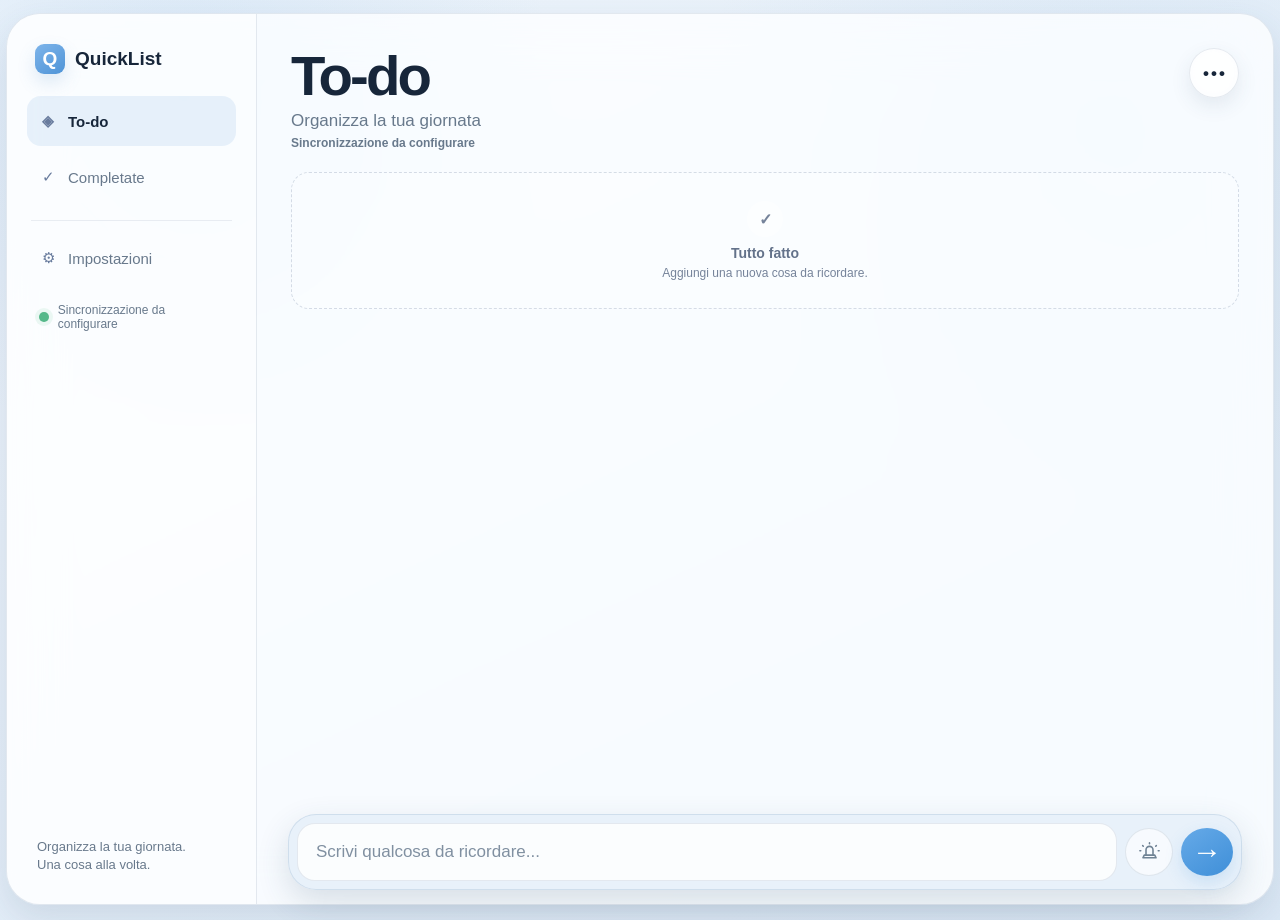
<file: index.html>
<!doctype html>
<html lang="it">
<head>
  <meta charset="utf-8">
  <meta name="viewport" content="width=device-width,initial-scale=1,viewport-fit=cover,user-scalable=no">
  <meta name="theme-color" content="#edf4fb" media="(prefers-color-scheme:light)">
  <meta name="theme-color" content="#191e24" media="(prefers-color-scheme:dark)">
  <meta name="color-scheme" content="light dark">
  <meta name="apple-mobile-web-app-capable" content="yes">
  <meta name="mobile-web-app-capable" content="yes">
  <meta name="apple-mobile-web-app-status-bar-style" content="black-translucent">
  <meta name="apple-mobile-web-app-title" content="Note">
  <title>Note</title>
  <link rel="apple-touch-icon" sizes="180x180" href="[data-uri]">
  <link rel="manifest" href="./manifest.webmanifest?v=65">
  <link rel="icon" sizes="192x192" href="./hub-todo-192-v8.png?v=65" type="image/png">
  <link rel="icon" sizes="512x512" href="./hub-todo-512-v8.png?v=65" type="image/png">
  <link rel="stylesheet" href="./styles.css?v=2.0.0">
  <link rel="stylesheet" href="./interaction-fix.css?v=1.0.4">
  <link rel="stylesheet" href="./large-screen.css?v=2">
  <link rel="stylesheet" href="./replica.css?v=3">
  <link rel="stylesheet" href="./theme-soft.css?v=1">
  <link rel="stylesheet" href="./compact-layout.css?v=3">
  <link rel="stylesheet" href="./priority-colors.css?v=1">
  <script src="./config.js?v=1.0.0"></script>
</head>
<body>
  <div class="aurora auroraA"></div><div class="aurora auroraB"></div><div class="aurora auroraC"></div>
  <div class="shell">
    <aside class="sidebar" aria-label="Navigazione">
      <div class="brand"><div class="brandIcon">Q</div><strong>QuickList</strong></div>
      <div class="sideNav active"><span>◈</span> To-do</div>
      <div class="sideNav"><span>✓</span> Completate</div>
      <div class="sideDivider"></div>
      <div class="sideNav"><span>⚙</span> Impostazioni</div>
      <div class="sideSync"><span class="syncDot"></span><span id="desktopSyncText">Sincronizzato</span></div>
      <div class="sideQuote">Organizza la tua giornata.<br>Una cosa alla volta.</div>
    </aside>

    <main class="app" aria-live="polite">
      <header class="header">
        <div><h1>To-do</h1><p class="subtitle">Organizza la tua giornata</p><div id="syncStatus" class="syncStatus">Sincronizzazione…</div></div>
        <button id="connectionBtn" class="connectionBtn" type="button" aria-label="Impostazioni sincronizzazione" title="Sincronizzazione"><span class="avatar">•••</span></button>
      </header>

      <section class="todoSection" aria-label="Da fare">
        <div id="activeList" class="list"></div>
        <div id="emptyActive" class="emptyState" hidden><div class="emptyIcon">✓</div><strong>Tutto fatto</strong><span>Aggiungi una nuova cosa da ricordare.</span></div>
      </section>

      <section id="completedSection" class="completedSection" aria-label="Completate">
        <div class="completedHead"><h2>Completate</h2><button id="deleteCompletedBtn" class="deleteCompletedBtn" type="button"><svg viewBox="0 0 24 24" aria-hidden="true"><path d="M4 7h16M9 7V4h6v3m-8 0 1 13h8l1-13M10 11v5m4-5v5"/></svg><span>Svuota</span></button></div>
        <div id="completedList" class="list completedList"></div>
      </section>

      <form id="addForm" class="addRow" autocomplete="off">
        <input id="noteInput" maxlength="500" type="text" inputmode="text" enterkeyhint="done" placeholder="Scrivi qualcosa da ricordare..." aria-label="Nuova nota">
        <button id="urgentBtn" class="urgentBtn" type="button" aria-pressed="false" aria-label="Segna la nuova nota come prioritaria" title="Priorità">
          <svg class="composerSiren" viewBox="0 0 24 24" aria-hidden="true"><path d="M8 15V9a4 4 0 0 1 8 0v6"/><path d="M6 15h12l1.5 3H4.5L6 15Z"/><path d="M12 2V1M4.9 4.9 4.2 4.2M19.1 4.9l.7-.7M2 10H1M23 10h-1"/></svg>
        </button>
        <button id="addBtn" class="addBtn" type="submit" aria-label="Salva nota">→</button>
      </form>
    </main>
  </div>

  <div id="setupOverlay" class="overlay" hidden><section class="modal setupModal" role="dialog" aria-modal="true" aria-labelledby="setupTitle"><div class="modalIcon">✓</div><h2 id="setupTitle">Attiva la sincronizzazione</h2><p>Inserisci il codice privato una sola volta su questo dispositivo.</p><input id="tokenInput" class="tokenInput" type="password" autocomplete="off" placeholder="Codice privato"><div id="setupMessage" class="setupMessage"></div><button id="saveTokenBtn" class="primaryBtn" type="button">Salva e sincronizza</button></section></div>
  <div id="confirmOverlay" class="overlay" hidden><section class="modal confirmModal" role="dialog" aria-modal="true" aria-labelledby="confirmTitle"><div class="trashCircle"><svg viewBox="0 0 24 24" aria-hidden="true"><path d="M4 7h16M9 7V4h6v3m-8 0 1 13h8l1-13M10 11v5m4-5v5"/></svg></div><h2 id="confirmTitle">Eliminare le completate?</h2><p>Le attività completate verranno eliminate definitivamente.</p><div class="confirmActions"><button id="cancelDeleteBtn" class="secondaryBtn" type="button">Annulla</button><button id="confirmDeleteBtn" class="dangerBtn" type="button">Elimina tutto</button></div></section></div>
  <div id="toast" class="toast" role="status"></div>

  <script src="./app.js?v=1.0.4"></script>
  <script src="./interaction-fix.js?v=1.0.2"></script>
  <script src="./row-cleanup.js?v=1"></script>
  <script>(()=>{const desktopSync=document.getElementById('desktopSyncText'),sync=document.getElementById('syncStatus');const updateSync=()=>{if(desktopSync&&sync)desktopSync.textContent=sync.textContent};new MutationObserver(updateSync).observe(sync,{childList:true,characterData:true,subtree:true});updateSync()})();</script>
</body>
</html>
</file>
<file: styles.css>
:root{
  --ink:#172033;
  --muted:#66748b;
  --blue:#4d79f6;
  --blue2:#6f91ff;
  --red:#ff5a5f;
  --green:#21b67a;
  --glass:rgba(255,255,255,.54);
  --glass-strong:rgba(255,255,255,.72);
  --line:rgba(255,255,255,.58);
  --soft-line:rgba(93,112,145,.14);
  --shadow:0 22px 60px rgba(44,66,108,.18);
  --shadow-soft:0 10px 30px rgba(51,72,110,.10);
}

*{box-sizing:border-box}
html{min-height:100%;background:#dce7f7}
body{
  margin:0;
  min-height:100vh;
  min-height:100dvh;
  color:var(--ink);
  font-family:-apple-system,BlinkMacSystemFont,"SF Pro Display","SF Pro Text","Segoe UI",sans-serif;
  -webkit-font-smoothing:antialiased;
  overflow-x:hidden;
  background:
    radial-gradient(circle at 15% 15%,rgba(255,218,213,.62),transparent 28%),
    radial-gradient(circle at 82% 18%,rgba(160,188,255,.72),transparent 34%),
    radial-gradient(circle at 70% 76%,rgba(184,213,255,.65),transparent 31%),
    linear-gradient(135deg,#dfe9f8 0%,#f3edf1 45%,#cfddf3 100%);
  padding:max(18px,env(safe-area-inset-top)) max(12px,env(safe-area-inset-right)) max(28px,env(safe-area-inset-bottom)) max(12px,env(safe-area-inset-left));
}
body::before{
  content:"";
  position:fixed;inset:0;z-index:-3;
  background:
    linear-gradient(135deg,transparent 20%,rgba(255,255,255,.28) 50%,transparent 70%);
  pointer-events:none;
}
button,input{font:inherit}
button{-webkit-tap-highlight-color:transparent}

.ambient{position:fixed;border-radius:50%;filter:blur(70px);opacity:.45;z-index:-2;pointer-events:none}
.ambientOne{width:260px;height:260px;background:#ffc4ce;left:-80px;bottom:8%}
.ambientTwo{width:340px;height:340px;background:#80a9ff;right:-90px;top:8%}

.shell{
  width:min(100%,1050px);
  margin:0 auto;
  display:grid;
  grid-template-columns:220px minmax(0,1fr);
  border:1px solid rgba(255,255,255,.60);
  border-radius:34px;
  overflow:hidden;
  background:rgba(255,255,255,.24);
  box-shadow:var(--shadow);
  backdrop-filter:blur(32px) saturate(150%);
  -webkit-backdrop-filter:blur(32px) saturate(150%);
}

.sidebar{
  min-height:690px;
  padding:28px 18px 24px;
  border-right:1px solid rgba(255,255,255,.50);
  background:linear-gradient(180deg,rgba(255,255,255,.28),rgba(255,255,255,.16));
  display:flex;
  flex-direction:column;
}
.brand{display:flex;align-items:center;gap:10px;padding:0 8px 22px;font-size:17px}
.brandIcon{
  width:30px;height:30px;border-radius:9px;
  display:grid;place-items:center;
  background:linear-gradient(145deg,#6f86ff,#6457e9);color:white;font-weight:800;
  box-shadow:0 8px 18px rgba(88,92,210,.24);
}
.sideNav{
  height:46px;border-radius:14px;display:flex;align-items:center;gap:11px;padding:0 12px;
  color:#4d5870;font-size:14px;margin-bottom:6px;
}
.sideNav span{width:18px;text-align:center;color:#687b9d}
.sideNav.active{background:rgba(255,255,255,.52);box-shadow:inset 0 1px 0 rgba(255,255,255,.58);color:#28344b;font-weight:650}
.sideDivider{height:1px;background:rgba(99,117,148,.12);margin:12px 4px}
.sideSync{display:flex;align-items:center;gap:9px;padding:14px 12px;color:#5d6b82;font-size:12px}
.syncDot{width:10px;height:10px;border-radius:50%;background:var(--green);box-shadow:0 0 0 4px rgba(33,182,122,.08)}
.sideQuote{margin-top:auto;padding:0 10px 6px;color:#6c788d;font-size:13px;line-height:1.4}

.app{
  min-width:0;
  padding:34px 32px 110px;
  position:relative;
}
.header{display:flex;align-items:flex-start;justify-content:space-between;gap:16px;margin-bottom:22px}
.header h1{margin:0;font-size:clamp(34px,4vw,46px);line-height:1;letter-spacing:-.045em;font-weight:780}
.subtitle{margin:7px 0 0;color:#68758d;font-size:14px}
.syncStatus{margin-top:5px;color:#718199;font-size:11px;font-weight:600}
.connectionBtn{
  width:42px;height:42px;border:0;border-radius:50%;padding:0;cursor:pointer;
  background:transparent;box-shadow:none;
}
.avatar{
  width:42px;height:42px;border-radius:50%;display:grid;place-items:center;
  background:linear-gradient(145deg,#5f83ff,#4d67d8);color:white;font-weight:700;font-size:15px;
  box-shadow:0 8px 18px rgba(66,94,190,.24),inset 0 1px 0 rgba(255,255,255,.35);
}
.connectionBtn:active{transform:scale(.96)}

.filterRow{display:flex;gap:10px;flex-wrap:wrap;margin-bottom:20px}
.filterChip{
  min-height:34px;padding:0 15px;border-radius:999px;display:inline-flex;align-items:center;gap:6px;
  color:#4d5b73;background:rgba(255,255,255,.34);border:1px solid rgba(255,255,255,.45);
  box-shadow:inset 0 1px 0 rgba(255,255,255,.45);font-size:13px;
}
.filterChip b{font-size:12px;font-weight:700;color:#62708a}
.filterChip.active{color:white;background:linear-gradient(135deg,#5d84f8,#426be8);border-color:rgba(255,255,255,.32);box-shadow:0 8px 18px rgba(66,107,232,.22)}
.filterChip.active b{color:white}

.todoSection{min-height:170px}
.list{display:grid;gap:9px}
.taskRow,.completedRow{
  border:1px solid rgba(255,255,255,.52);
  background:rgba(255,255,255,.40);
  backdrop-filter:blur(18px) saturate(140%);
  -webkit-backdrop-filter:blur(18px) saturate(140%);
  box-shadow:0 8px 20px rgba(54,74,110,.07),inset 0 1px 0 rgba(255,255,255,.55);
}
.taskRow{
  min-height:56px;display:grid;grid-template-columns:38px minmax(0,1fr) 44px;align-items:center;
  gap:2px;padding:0 8px;border-radius:16px;overflow:hidden;
  transition:.16s ease;
}
.taskRow:hover{transform:translateY(-1px);background:rgba(255,255,255,.50)}
.taskRow.removing{opacity:.2;transform:scale(.985)}
.urgentToggle{width:38px;height:100%;min-height:54px;border:0;background:transparent;display:grid;place-items:center;padding:0;cursor:pointer}
.urgentDot{width:14px;height:14px;border:1.6px solid #8090a9;border-radius:50%;display:block;background:rgba(255,255,255,.18)}
.taskRow.urgent .urgentDot,.urgentToggle.urgentSiren::after{width:14px!important;height:14px!important;border:0!important;background:var(--red)!important;box-shadow:0 0 0 4px rgba(255,90,95,.08)!important}
.taskText{min-width:0;padding:15px 8px 15px 0;font-size:15px;line-height:1.25;overflow-wrap:anywhere}
.completeBtn{width:38px;height:38px;justify-self:end;border:0;background:transparent;padding:0;display:grid;place-items:center;cursor:pointer}
.checkCircle{width:22px;height:22px;border-radius:50%;border:1.7px solid #8391a6;display:grid;place-items:center;transition:.15s ease}
.completeBtn:active .checkCircle{transform:scale(.88);border-color:var(--blue)}

.completedSection{margin-top:18px;padding-top:16px;border-top:1px solid rgba(255,255,255,.42)}
.completedSection[hidden]{display:none}
.completedHead{display:flex;align-items:center;justify-content:space-between;gap:12px;margin-bottom:10px}
.completedHead h2{margin:0;font-size:16px;letter-spacing:-.02em}
.deleteCompletedBtn{
  height:34px;border:1px solid rgba(255,255,255,.48);border-radius:12px;background:rgba(255,255,255,.30);color:#536078;
  display:inline-flex;align-items:center;gap:7px;padding:0 11px;font-size:11px;font-weight:650;cursor:pointer;
}
.deleteCompletedBtn svg{width:14px;height:14px;fill:none;stroke:currentColor;stroke-width:1.8;stroke-linecap:round;stroke-linejoin:round}
.completedRow{
  min-height:50px;display:grid;grid-template-columns:minmax(0,1fr) 34px 32px;align-items:center;gap:4px;
  border-radius:14px;padding:0 8px 0 14px;color:#7c8799;background:rgba(255,255,255,.26)
}
.completedText{min-width:0;font-size:13.5px;text-decoration:line-through;text-decoration-thickness:1px;overflow-wrap:anywhere;padding:12px 4px 12px 0}
.doneMark{width:24px;height:24px;border-radius:50%;display:grid;place-items:center;background:#93a3bd;color:white;justify-self:end}
.doneMark svg{width:15px;height:15px;fill:none;stroke:currentColor;stroke-width:2;stroke-linecap:round;stroke-linejoin:round}
.restoreBtn{width:30px;height:30px;border:0;background:transparent;color:#68778f;display:grid;place-items:center;cursor:pointer;padding:0;border-radius:50%}
.restoreBtn svg{width:16px;height:16px;fill:none;stroke:currentColor;stroke-width:1.8;stroke-linecap:round;stroke-linejoin:round}

.emptyState{border:1px dashed rgba(116,135,164,.28);border-radius:18px;background:rgba(255,255,255,.22);text-align:center;padding:28px 18px;color:#75839a;display:grid;justify-items:center;gap:5px}
.emptyState[hidden]{display:none}.emptyState strong{color:#63728a;font-size:14px}.emptyState span{font-size:12px}
.emptyIcon{width:36px;height:36px;border-radius:50%;display:grid;place-items:center;background:rgba(255,255,255,.38);margin-bottom:3px;font-weight:800}

.addRow{
  position:absolute;left:32px;right:32px;bottom:28px;
  display:grid;grid-template-columns:minmax(0,1fr) 44px 48px;gap:8px;
  padding:8px;border:1px solid rgba(255,255,255,.60);border-radius:20px;
  background:rgba(255,255,255,.40);
  backdrop-filter:blur(22px) saturate(160%);-webkit-backdrop-filter:blur(22px) saturate(160%);
  box-shadow:0 14px 34px rgba(50,70,110,.16),inset 0 1px 0 rgba(255,255,255,.58);
}
.addRow input{min-width:0;width:100%;height:48px;border:0;outline:0;border-radius:14px;background:rgba(255,255,255,.24);color:var(--ink);padding:0 14px;font-size:15px}
.addRow input::placeholder{color:#8794aa}.addRow input:focus{background:rgba(255,255,255,.38)}
.urgentBtn,.addBtn{height:48px;border:0;cursor:pointer}
.urgentBtn{width:44px;border-radius:14px;background:rgba(255,255,255,.30);display:grid;place-items:center;padding:0}
.priorityDot{width:16px;height:16px;border-radius:50%;background:var(--red);box-shadow:0 0 0 5px rgba(255,90,95,.08)}
.urgentBtn.active{background:rgba(255,90,95,.12);box-shadow:inset 0 0 0 1px rgba(255,90,95,.20)}
.addBtn{width:48px;border-radius:50%;color:white;background:linear-gradient(145deg,#6c94ff,#4d78ef);box-shadow:0 8px 18px rgba(77,120,239,.26),inset 0 1px 0 rgba(255,255,255,.38);font-size:24px;font-weight:500;line-height:1}
.addBtn:active,.urgentBtn:active{transform:scale(.95)}.addBtn[disabled],.urgentBtn[disabled]{opacity:.55}

.overlay{position:fixed;inset:0;z-index:100;background:rgba(23,31,45,.22);backdrop-filter:blur(16px);-webkit-backdrop-filter:blur(16px);display:grid;place-items:center;padding:24px}
.overlay[hidden]{display:none}
.modal{width:min(100%,390px);background:rgba(255,255,255,.82);border:1px solid rgba(255,255,255,.74);border-radius:26px;box-shadow:0 28px 70px rgba(26,38,68,.22);padding:26px;text-align:center;backdrop-filter:blur(24px);-webkit-backdrop-filter:blur(24px)}
.modal h2{margin:8px 0;font-size:22px;letter-spacing:-.03em}.modal p{margin:0 0 18px;color:#6e7a90;font-size:14px;line-height:1.45}
.modalIcon,.trashCircle{width:50px;height:50px;border-radius:17px;margin:0 auto 8px;display:grid;place-items:center;background:rgba(237,243,255,.85);color:var(--blue);font-size:23px;font-weight:800}.trashCircle{background:#fff0ef;color:#d94b43}.trashCircle svg{width:22px;height:22px;fill:none;stroke:currentColor;stroke-width:1.8;stroke-linecap:round;stroke-linejoin:round}
.tokenInput{width:100%;height:50px;border:1px solid rgba(121,139,166,.18);border-radius:15px;background:rgba(255,255,255,.52);outline:0;padding:0 15px;color:var(--ink);margin-bottom:9px}.setupMessage{min-height:18px;font-size:12px;color:#c55050;margin-bottom:7px}
.primaryBtn,.secondaryBtn,.dangerBtn{height:48px;border:0;border-radius:15px;padding:0 18px;font-weight:750;cursor:pointer}.primaryBtn{width:100%;background:linear-gradient(145deg,var(--blue2),var(--blue));color:white}.confirmActions{display:grid;grid-template-columns:1fr 1fr;gap:10px}.secondaryBtn{background:rgba(239,242,246,.8);color:#5b6678}.dangerBtn{background:#e5534b;color:white}
.toast{position:fixed;left:50%;bottom:max(24px,env(safe-area-inset-bottom));transform:translate(-50%,14px);z-index:120;min-width:150px;max-width:min(88vw,420px);background:rgba(22,31,45,.92);color:white;border-radius:999px;padding:10px 16px;font-size:12px;font-weight:650;text-align:center;opacity:0;pointer-events:none;transition:.2s ease;box-shadow:0 10px 30px rgba(0,0,0,.18)}.toast.show{opacity:1;transform:translate(-50%,0)}

@media(max-width:760px){
  body{padding-left:max(10px,env(safe-area-inset-left));padding-right:max(10px,env(safe-area-inset-right));padding-top:max(14px,env(safe-area-inset-top))}
  .shell{display:block;border-radius:28px;min-height:calc(100dvh - 28px)}
  .sidebar{display:none}
  .app{padding:24px 18px 112px}
  .header{margin-bottom:18px}.header h1{font-size:34px}.subtitle{font-size:13px}.syncStatus{font-size:10px}
  .filterRow{gap:7px;margin-bottom:16px}.filterChip{padding:0 12px;min-height:32px;font-size:12px}
  .taskRow{min-height:54px;border-radius:15px}.taskText{font-size:14.5px}
  .completedHead h2{font-size:15px}.deleteCompletedBtn span{display:none}.deleteCompletedBtn{width:34px;padding:0;justify-content:center}
  .addRow{left:10px!important;right:10px!important;bottom:max(8px,env(safe-area-inset-bottom))!important;width:auto!important;grid-template-columns:minmax(0,1fr) 44px 48px!important}
}

@media(prefers-color-scheme:dark){
  :root{--ink:#f0f4fb;--muted:#97a6bb;--glass:rgba(12,21,35,.58);--glass-strong:rgba(14,24,40,.76);--line:rgba(123,145,177,.16)}
  html{background:#07101d}
  body{background:radial-gradient(circle at 15% 15%,rgba(72,61,92,.45),transparent 28%),radial-gradient(circle at 82% 18%,rgba(35,76,145,.55),transparent 34%),radial-gradient(circle at 70% 76%,rgba(28,58,102,.45),transparent 31%),linear-gradient(135deg,#08111f 0%,#0e1828 48%,#0a1321 100%)}
  .shell{background:rgba(8,17,31,.42);border-color:rgba(121,145,177,.14);box-shadow:0 24px 70px rgba(0,0,0,.34)}
  .sidebar{background:linear-gradient(180deg,rgba(16,29,47,.55),rgba(10,20,34,.35));border-right-color:rgba(121,145,177,.12)}
  .brand,.sideNav.active{color:#e9eef7}.sideNav{color:#a8b6c9}.sideNav.active{background:rgba(38,54,78,.46)}.sideQuote,.sideSync{color:#91a0b4}
  .subtitle,.syncStatus{color:#9ba9bd}.filterChip{color:#b6c2d2;background:rgba(24,37,57,.48);border-color:rgba(121,145,177,.14)}.filterChip b{color:#9fadc1}
  .taskRow,.completedRow{background:rgba(17,29,47,.66);border-color:rgba(121,145,177,.14);box-shadow:0 8px 20px rgba(0,0,0,.16),inset 0 1px 0 rgba(255,255,255,.025)}
  .taskRow:hover{background:rgba(22,36,57,.75)}.urgentDot{border-color:#8596ad;background:transparent}.completedSection{border-top-color:rgba(121,145,177,.14)}
  .completedRow{color:#8e9cb0}.deleteCompletedBtn{background:rgba(23,36,55,.58);border-color:rgba(121,145,177,.14);color:#aab8ca}.emptyState{background:rgba(17,29,47,.42);border-color:rgba(121,145,177,.18);color:#8797ad}.emptyState strong{color:#9eacc0}.emptyIcon{background:rgba(27,42,64,.58)}
  .addRow{background:rgba(12,22,37,.80);border-color:rgba(121,145,177,.18);box-shadow:0 14px 34px rgba(0,0,0,.34)}.addRow input{background:rgba(23,37,57,.58);color:#f2f5fa}.addRow input:focus{background:rgba(28,44,67,.72)}.urgentBtn{background:rgba(27,42,64,.58)}
  .modal{background:rgba(13,23,38,.92);border-color:rgba(121,145,177,.16)}.modal p{color:#9aa9bd}.tokenInput{background:rgba(27,42,64,.72);border-color:rgba(121,145,177,.16);color:#f2f5fa}.secondaryBtn{background:#1c2a3e;color:#c0ccdc}
}
</file>
<file: interaction-fix.css>
.urgentToggle.urgentSiren svg{display:none!important}
.urgentToggle.urgentSiren::after{
  content:"";
  width:11px;
  height:11px;
  border-radius:50%;
  background:var(--red);
  box-shadow:0 0 0 4px rgba(255,69,58,.07);
  display:block;
}
.priorityFlag{
  display:block;
  color:#fff;
  font-size:25px;
  line-height:1;
  transform:translateY(-1px);
  text-shadow:0 0 14px rgba(255,255,255,.28);
}
.urgentBtn.active{
  background:linear-gradient(145deg,#ff4f87,#9a4dff)!important;
  box-shadow:0 0 26px rgba(255,79,135,.38),inset 0 1px 0 rgba(255,255,255,.26)!important;
}
.urgentBtn.active .priorityFlag{color:#fff;text-shadow:0 0 18px rgba(255,150,190,.9)}

@media(max-width:560px){
  .urgentToggle.urgentSiren::after{width:10px;height:10px}
  .app{padding-bottom:124px!important}
  .addRow{
    position:fixed!important;
    z-index:100!important;
    left:max(7px,env(safe-area-inset-left))!important;
    right:max(7px,env(safe-area-inset-right))!important;
    bottom:max(7px,env(safe-area-inset-bottom))!important;
    top:auto!important;
    width:auto!important;
    max-width:none!important;
    min-width:0!important;
    margin:0!important;
  }
  body.noteEntryActive .addRow{
    position:fixed!important;
    left:max(7px,env(safe-area-inset-left))!important;
    right:max(7px,env(safe-area-inset-right))!important;
    bottom:max(7px,env(safe-area-inset-bottom))!important;
    top:auto!important;
    width:auto!important;
  }
  .addRow>*{min-width:0!important}
  .addRow input{
    width:100%!important;
    max-width:100%!important;
    min-width:0!important;
    font-size:16px!important;
  }
}
</file>
<file: large-screen.css>
/* Larger, fuller layout requested for better readability */
body{padding:max(8px,env(safe-area-inset-top)) max(6px,env(safe-area-inset-right)) max(10px,env(safe-area-inset-bottom)) max(6px,env(safe-area-inset-left))}
.shell{width:calc(100vw - 12px);max-width:none;min-height:calc(100dvh - 18px);grid-template-columns:250px minmax(0,1fr);border-radius:28px}
.sidebar{min-height:calc(100dvh - 18px);padding:30px 20px 24px}
.brand{font-size:19px}.sideNav{height:50px;font-size:15px}
.app{padding:38px 40px 118px}
.header h1{font-size:clamp(30px,3.2vw,44px)}
.subtitle{font-size:16px}.syncStatus{font-size:12px}
.filterChip{min-height:40px;padding:0 18px;font-size:15px}.filterChip b{font-size:14px}
.list{gap:11px}.taskRow{min-height:64px;grid-template-columns:44px minmax(0,1fr) 50px;border-radius:18px}.urgentToggle{width:44px;min-height:62px}.taskText{font-size:18px;padding:18px 10px 18px 0}.checkCircle{width:26px;height:26px}
.completedHead h2{font-size:19px}.completedRow{min-height:58px}.completedText{font-size:16px}.deleteCompletedBtn{height:38px;font-size:13px}
.addRow{left:40px;right:40px;bottom:24px;grid-template-columns:minmax(0,1fr) 52px 56px;padding:9px}.addRow input{height:54px;font-size:17px}.urgentBtn,.addBtn{height:54px}.urgentBtn{width:52px}.addBtn{width:56px;font-size:27px}
.connectionBtn,.avatar{width:48px;height:48px}.avatar{font-size:17px}

/* Apple-inspired polish: richer color, layered glass, softer depth */
body{
  background:
    radial-gradient(circle at 8% 8%,rgba(255,179,191,.68),transparent 25%),
    radial-gradient(circle at 88% 12%,rgba(116,152,255,.72),transparent 30%),
    radial-gradient(circle at 72% 82%,rgba(142,221,255,.54),transparent 28%),
    linear-gradient(145deg,#e8eefc 0%,#f4edf5 48%,#d9e7fb 100%)!important;
}
.shell{
  border-color:rgba(255,255,255,.68)!important;
  background:linear-gradient(145deg,rgba(255,255,255,.34),rgba(255,255,255,.16))!important;
  box-shadow:0 30px 90px rgba(68,82,128,.22),inset 0 1px 0 rgba(255,255,255,.72)!important;
  backdrop-filter:blur(34px) saturate(175%)!important;
  -webkit-backdrop-filter:blur(34px) saturate(175%)!important;
}
.sidebar{
  background:linear-gradient(180deg,rgba(255,255,255,.30),rgba(242,245,255,.16))!important;
}
.brandIcon{
  background:linear-gradient(145deg,#5d7cff,#7a5cff 55%,#b45cff)!important;
  box-shadow:0 10px 24px rgba(93,92,220,.30),inset 0 1px 0 rgba(255,255,255,.45)!important;
}
.sideNav.active{
  background:linear-gradient(135deg,rgba(255,255,255,.70),rgba(236,241,255,.52))!important;
  box-shadow:0 8px 22px rgba(67,84,130,.09),inset 0 1px 0 rgba(255,255,255,.75)!important;
}
.avatar{
  background:linear-gradient(145deg,#4f8cff,#6d63ff 55%,#a55bf1)!important;
  box-shadow:0 10px 24px rgba(85,91,210,.28),inset 0 1px 0 rgba(255,255,255,.40)!important;
}
.filterChip.active{
  background:linear-gradient(135deg,#0a84ff,#5e5ce6)!important;
  box-shadow:0 9px 22px rgba(53,105,230,.28),inset 0 1px 0 rgba(255,255,255,.28)!important;
}
.taskRow{
  background:linear-gradient(145deg,rgba(255,255,255,.60),rgba(247,249,255,.36))!important;
  border-color:rgba(255,255,255,.72)!important;
  box-shadow:0 10px 28px rgba(57,75,116,.10),inset 0 1px 0 rgba(255,255,255,.72)!important;
}
.taskRow.urgent{
  background:linear-gradient(145deg,rgba(255,255,255,.68),rgba(255,239,242,.56))!important;
  box-shadow:0 10px 28px rgba(255,75,105,.10),inset 3px 0 0 rgba(255,69,85,.88),inset 0 1px 0 rgba(255,255,255,.74)!important;
}
.completedRow{
  background:linear-gradient(145deg,rgba(245,247,255,.48),rgba(235,240,250,.30))!important;
}
.addRow{
  background:linear-gradient(145deg,rgba(255,255,255,.70),rgba(245,248,255,.46))!important;
  border-color:rgba(255,255,255,.76)!important;
  box-shadow:0 20px 46px rgba(49,69,112,.20),inset 0 1px 0 rgba(255,255,255,.78)!important;
  backdrop-filter:blur(30px) saturate(180%)!important;
  -webkit-backdrop-filter:blur(30px) saturate(180%)!important;
}
.addRow input{background:rgba(255,255,255,.46)!important}
.addBtn{
  background:linear-gradient(145deg,#0a84ff,#526dff 58%,#765cff)!important;
  box-shadow:0 10px 24px rgba(54,103,237,.34),inset 0 1px 0 rgba(255,255,255,.42)!important;
}
.urgentBtn{
  background:linear-gradient(145deg,rgba(255,255,255,.50),rgba(255,240,244,.38))!important;
}
.priorityDot{
  background:linear-gradient(145deg,#ff375f,#ff7a59)!important;
  box-shadow:0 0 0 5px rgba(255,55,95,.09),0 5px 14px rgba(255,55,95,.20)!important;
}

@media(prefers-color-scheme:dark){
  body{background:radial-gradient(circle at 14% 8%,rgba(117,63,105,.28),transparent 26%),radial-gradient(circle at 88% 10%,rgba(54,91,180,.34),transparent 30%),linear-gradient(145deg,#07111f,#11182a 48%,#0a1425)!important}
  .shell{background:linear-gradient(145deg,rgba(20,31,50,.72),rgba(12,22,38,.54))!important;border-color:rgba(255,255,255,.10)!important}
  .taskRow{background:linear-gradient(145deg,rgba(28,42,64,.80),rgba(21,32,51,.62))!important;border-color:rgba(255,255,255,.08)!important}
  .taskRow.urgent{background:linear-gradient(145deg,rgba(40,43,64,.88),rgba(58,30,43,.72))!important}
  .addRow{background:linear-gradient(145deg,rgba(26,40,63,.90),rgba(17,29,48,.76))!important;border-color:rgba(255,255,255,.10)!important}
  .addRow input{background:rgba(255,255,255,.06)!important}
}

@media(max-width:760px){
 body{padding:0}
 .shell{display:block;width:100%;min-height:100dvh;border:0;border-radius:0;box-shadow:none;background:transparent;overflow:visible}
 .sidebar{display:none}
 .app{padding:calc(env(safe-area-inset-top,0px) + 18px) 8px calc(118px + env(safe-area-inset-bottom,0px));min-height:100dvh}
 .header{margin-bottom:18px;padding:0 4px}.header h1{font-size:32px}.subtitle{font-size:15px}.syncStatus{font-size:11px}
 .filterRow{gap:7px;margin-bottom:18px}.filterChip{min-height:38px;padding:0 14px;font-size:14px}.filterChip b{font-size:13px}
 .list{gap:8px}.taskRow{min-height:62px;grid-template-columns:42px minmax(0,1fr) 48px;border-radius:17px;padding:0 6px}.urgentToggle{width:42px;min-height:60px}.taskText{font-size:17px;padding:17px 8px 17px 0}.checkCircle{width:25px;height:25px}
 .completedRow{min-height:56px}.completedText{font-size:15px}.completedHead h2{font-size:18px}
 .connectionBtn,.avatar{width:44px;height:44px}
 .addRow{left:max(6px,env(safe-area-inset-left))!important;right:max(6px,env(safe-area-inset-right))!important;bottom:max(6px,env(safe-area-inset-bottom))!important;padding:8px!important;border-radius:19px!important;grid-template-columns:minmax(0,1fr) 50px 54px!important;gap:7px!important}
 .addRow input{height:54px!important;font-size:17px!important;padding:0 14px}.urgentBtn,.addBtn{height:54px!important}.urgentBtn{width:50px!important}.addBtn{width:54px!important}
}
</file>
<file: replica.css>
*{box-sizing:border-box}html,body{background:#090b2b!important;color:#fff!important}body{min-height:100dvh!important;overflow-x:hidden!important;background:radial-gradient(circle at 15% 8%,rgba(255,132,70,.36),transparent 26%),radial-gradient(circle at 78% 8%,rgba(80,91,255,.48),transparent 30%),radial-gradient(circle at 88% 58%,rgba(0,181,255,.20),transparent 32%),linear-gradient(160deg,#151642 0%,#301158 38%,#081f42 100%)!important}.ambient{display:none!important}.aurora{position:fixed;z-index:-1;border-radius:50%;filter:blur(70px);opacity:.55;pointer-events:none}.auroraA{width:360px;height:360px;left:-120px;top:40px;background:#ff7a59}.auroraB{width:420px;height:420px;right:-120px;top:-40px;background:#695cff}.auroraC{width:340px;height:340px;right:8%;bottom:-100px;background:#00c2ff}.shell{width:min(100%,1480px)!important;min-height:calc(100dvh - 10px)!important;margin:5px auto!important;border:1px solid rgba(255,255,255,.10)!important;border-radius:34px!important;background:linear-gradient(160deg,rgba(15,16,50,.74),rgba(10,24,52,.72))!important;backdrop-filter:blur(28px) saturate(150%)!important;-webkit-backdrop-filter:blur(28px) saturate(150%)!important;box-shadow:0 30px 90px rgba(0,0,0,.35),inset 0 1px 0 rgba(255,255,255,.08)!important;overflow:hidden!important;grid-template-columns:250px minmax(0,1fr)!important}.sidebar{background:linear-gradient(180deg,rgba(255,255,255,.05),rgba(255,255,255,.018))!important;border-right:1px solid rgba(255,255,255,.08)!important;color:#fff!important}.brandIcon{background:linear-gradient(145deg,#9f58ff,#32d1ff)!important;box-shadow:0 12px 28px rgba(107,79,255,.35)!important}.sideNav{color:rgba(255,255,255,.62)!important}.sideNav.active{background:linear-gradient(135deg,rgba(118,74,255,.34),rgba(24,186,255,.18))!important;color:white!important;box-shadow:inset 0 1px 0 rgba(255,255,255,.09),0 10px 24px rgba(30,20,80,.22)!important}.sideSync,.sideQuote{color:rgba(255,255,255,.56)!important}.syncDot{background:#38e9b2!important;box-shadow:0 0 0 4px rgba(56,233,178,.10),0 0 18px rgba(56,233,178,.5)!important}.app{padding:34px 34px 122px!important;position:relative!important;min-height:calc(100dvh - 10px)!important}.header{margin-bottom:22px!important}.header h1{font-size:clamp(36px,4.4vw,58px)!important;font-weight:780!important;letter-spacing:-.05em!important;color:white!important;text-shadow:0 8px 28px rgba(82,58,255,.20)}.subtitle{color:rgba(255,255,255,.76)!important;font-size:17px!important}.syncStatus{color:rgba(255,255,255,.46)!important}.connectionBtn,.avatar{width:50px!important;height:50px!important}.connectionBtn{background:rgba(255,255,255,.08)!important;border:1px solid rgba(255,255,255,.12)!important;box-shadow:inset 0 1px 0 rgba(255,255,255,.12),0 12px 30px rgba(0,0,0,.16)!important;backdrop-filter:blur(14px)!important}.avatar{display:grid!important;place-items:center!important;background:transparent!important;color:white!important;font-size:17px!important;letter-spacing:2px!important;box-shadow:none!important}.statsRow{display:grid;grid-template-columns:repeat(3,minmax(0,1fr));gap:12px;margin-bottom:18px}.statCard{min-height:94px;border-radius:24px;padding:16px;display:flex;align-items:center;gap:14px;border:1px solid rgba(255,255,255,.10);box-shadow:inset 0 1px 0 rgba(255,255,255,.13),0 18px 38px rgba(0,0,0,.16);backdrop-filter:blur(18px) saturate(140%);-webkit-backdrop-filter:blur(18px) saturate(140%);position:relative;overflow:hidden}.statCard:after{content:"";position:absolute;inset:auto -30% -65% 20%;height:90px;border-radius:50%;filter:blur(26px);opacity:.45}.statTotal{background:linear-gradient(135deg,rgba(88,67,255,.48),rgba(109,36,176,.33))}.statTotal:after{background:#4de4ff}.statOpen{background:linear-gradient(135deg,rgba(185,49,149,.42),rgba(73,38,168,.37))}.statOpen:after{background:#ff4d8d}.statDone{background:linear-gradient(135deg,rgba(0,145,175,.38),rgba(35,98,209,.35))}.statDone:after{background:#2ce6bd}.statCard strong{display:block;font-size:28px;line-height:1;font-weight:800}.statCard span{display:block;margin-top:5px;color:rgba(255,255,255,.74);font-size:13px}.statIcon{width:48px;height:48px;flex:0 0 48px;border-radius:50%;display:grid;place-items:center}.ring{border:7px solid rgba(255,255,255,.14);border-top-color:#4ad8ff;border-right-color:#7b69ff;box-shadow:0 0 24px rgba(75,123,255,.32)}.dot{background:radial-gradient(circle at 35% 30%,#ff7aa3,#ff4776 45%,#a82d9a);box-shadow:0 0 26px rgba(255,71,118,.34)}.check{background:linear-gradient(145deg,#2adbb4,#139a91);font-size:28px;box-shadow:0 0 24px rgba(42,219,180,.30)}.filterRow{margin-bottom:16px!important}.filterChip{min-height:40px!important;padding:0 18px!important;background:rgba(255,255,255,.055)!important;color:rgba(255,255,255,.72)!important;border:1px solid rgba(255,255,255,.10)!important;box-shadow:inset 0 1px 0 rgba(255,255,255,.08)!important}.filterChip.active{background:linear-gradient(135deg,#23cff8,#695cff)!important;color:white!important;box-shadow:0 0 0 1px rgba(255,255,255,.14),0 10px 30px rgba(67,84,255,.30)!important}.filterChip b{color:white!important}.todoSection{min-height:unset!important}.list{display:grid!important;gap:11px!important}.taskRow{min-height:74px!important;border-radius:22px!important;padding:0 14px 0 10px!important;grid-template-columns:46px minmax(0,1fr) 48px!important;border:1px solid rgba(255,255,255,.10)!important;background:linear-gradient(100deg,rgba(255,54,120,.26),rgba(93,67,255,.34) 62%,rgba(24,125,231,.28))!important;box-shadow:inset 0 1px 0 rgba(255,255,255,.10),0 16px 38px rgba(0,0,0,.16)!important;position:relative!important;overflow:hidden!important}.taskRow:nth-child(2n){background:linear-gradient(100deg,rgba(255,178,45,.22),rgba(67,82,255,.28) 55%,rgba(0,155,226,.24))!important}.taskRow:nth-child(3n){background:linear-gradient(100deg,rgba(66,109,255,.30),rgba(27,66,148,.42) 58%,rgba(12,131,190,.24))!important}.taskRow:nth-child(4n){background:linear-gradient(100deg,rgba(41,211,166,.24),rgba(18,98,131,.38) 58%,rgba(17,127,185,.22))!important}.taskRow:before{content:"";position:absolute;left:0;top:9px;bottom:9px;width:5px;border-radius:0 8px 8px 0;background:linear-gradient(180deg,#ff6e9d,#ff3e79);box-shadow:0 0 16px rgba(255,62,121,.55)}.taskRow:nth-child(2n):before{background:linear-gradient(180deg,#ffd45a,#ff9d2e);box-shadow:0 0 16px rgba(255,169,55,.45)}.taskRow:nth-child(3n):before{background:linear-gradient(180deg,#72b7ff,#6c65ff)}.taskRow:nth-child(4n):before{background:linear-gradient(180deg,#6ef3c4,#36c8c1)}.taskText{font-size:18px!important;font-weight:650!important;color:white!important;padding:19px 8px 19px 2px!important}.urgentToggle{width:42px!important;min-height:72px!important}.urgentDot,.urgentToggle.urgentSiren::after{width:24px!important;height:24px!important;border:2px solid rgba(255,255,255,.66)!important;background:rgba(255,255,255,.04)!important;box-shadow:inset 0 0 0 3px rgba(255,255,255,.03)!important}.taskRow.urgent .urgentDot,.taskRow.urgent .urgentToggle.urgentSiren::after{background:linear-gradient(145deg,#ff6f99,#ff346d)!important;border-color:#ff9db7!important;box-shadow:0 0 20px rgba(255,52,109,.42)!important}.checkCircle{width:27px!important;height:27px!important;border:2px solid rgba(255,255,255,.68)!important}.completedSection{margin-top:20px!important;padding-top:16px!important;border-top:1px solid rgba(255,255,255,.08)!important}.completedHead h2{color:white!important}.deleteCompletedBtn{background:rgba(255,255,255,.055)!important;color:rgba(255,255,255,.70)!important;border-color:rgba(255,255,255,.10)!important}.completedRow{min-height:62px!important;border-radius:20px!important;background:linear-gradient(100deg,rgba(25,196,175,.18),rgba(61,76,159,.22))!important;border:1px solid rgba(255,255,255,.08)!important;color:rgba(255,255,255,.58)!important;box-shadow:inset 0 1px 0 rgba(255,255,255,.06)!important}.completedText{font-size:16px!important;color:rgba(255,255,255,.56)!important}.doneMark{background:linear-gradient(145deg,#39d8c4,#2a8fa7)!important;box-shadow:0 0 16px rgba(57,216,196,.20)!important}.restoreBtn{color:rgba(255,255,255,.65)!important}.addRow{position:fixed!important;left:calc(250px + 38px)!important;right:38px!important;bottom:max(10px,env(safe-area-inset-bottom))!important;z-index:95!important;display:grid!important;grid-template-columns:58px minmax(0,1fr) 62px!important;gap:10px!important;padding:10px!important;border-radius:28px!important;background:linear-gradient(135deg,rgba(23,106,208,.72),rgba(90,42,184,.78))!important;border:1px solid rgba(255,255,255,.16)!important;box-shadow:0 22px 55px rgba(0,0,0,.32),inset 0 1px 0 rgba(255,255,255,.16),0 0 34px rgba(55,98,255,.22)!important;backdrop-filter:blur(24px) saturate(160%)!important;-webkit-backdrop-filter:blur(24px) saturate(160%)!important}.addRow input{height:58px!important;border-radius:18px!important;background:rgba(10,22,63,.52)!important;color:white!important;border:1px solid rgba(255,255,255,.08)!important;padding:0 18px!important;font-size:17px!important}.addRow input::placeholder{color:rgba(255,255,255,.70)!important}.urgentBtn,.addBtn{height:58px!important}.urgentBtn{width:58px!important;border-radius:50%!important;background:linear-gradient(145deg,#22d9fb,#7d50ff)!important;box-shadow:0 0 24px rgba(43,210,255,.34),inset 0 1px 0 rgba(255,255,255,.25)!important}.priorityDot{width:auto!important;height:auto!important;background:transparent!important;box-shadow:none!important;color:white!important;font-size:34px!important;line-height:1!important}.addBtn{width:62px!important;border-radius:50%!important;background:linear-gradient(145deg,#23dcff,#6457ff)!important;color:white!important;font-size:30px!important;box-shadow:0 0 26px rgba(47,199,255,.36),inset 0 1px 0 rgba(255,255,255,.28)!important}.overlay{background:rgba(3,5,22,.66)!important}.modal{background:linear-gradient(160deg,rgba(33,30,82,.95),rgba(12,40,73,.96))!important;border-color:rgba(255,255,255,.12)!important;color:white!important}.modal p{color:rgba(255,255,255,.65)!important}.tokenInput{background:rgba(255,255,255,.07)!important;color:white!important;border-color:rgba(255,255,255,.10)!important}.toast{background:rgba(6,9,28,.92)!important}
@media(max-width:760px){body{padding:0!important}.shell{display:block!important;width:100%!important;min-height:100dvh!important;margin:0!important;border:0!important;border-radius:0!important}.sidebar{display:none!important}.app{padding:calc(env(safe-area-inset-top,0px) + 18px) 10px calc(124px + env(safe-area-inset-bottom,0px))!important;min-height:100dvh!important}.header{padding:0 4px!important}.header h1{font-size:38px!important}.subtitle{font-size:15px!important}.statsRow{gap:8px!important}.statCard{min-height:82px!important;border-radius:20px!important;padding:12px 10px!important;gap:9px!important}.statIcon{width:38px!important;height:38px!important;flex-basis:38px!important}.statCard strong{font-size:22px!important}.statCard span{font-size:11px!important}.filterRow{margin-bottom:14px!important}.taskRow{min-height:70px!important;border-radius:20px!important;grid-template-columns:44px minmax(0,1fr) 46px!important;padding-right:8px!important}.taskText{font-size:17px!important}.completedRow{min-height:58px!important}.addRow{left:max(7px,env(safe-area-inset-left))!important;right:max(7px,env(safe-area-inset-right))!important;bottom:max(7px,env(safe-area-inset-bottom))!important;grid-template-columns:56px minmax(0,1fr) 58px!important;padding:8px!important;border-radius:25px!important}.addRow input{height:56px!important;font-size:16px!important}.urgentBtn,.addBtn{height:56px!important}.urgentBtn{width:56px!important}.addBtn{width:58px!important}.connectionBtn,.avatar{width:46px!important;height:46px!important}}
@media(max-width:390px){.statsRow{gap:6px!important}.statCard{padding:10px 8px!important}.statIcon{width:34px!important;height:34px!important;flex-basis:34px!important}.statCard strong{font-size:20px!important}.statCard span{font-size:10px!important}.header h1{font-size:35px!important}}
</file>
<file: theme-soft.css>
:root{
  --soft-bg:#edf4fb;
  --soft-bg2:#dce9f6;
  --soft-panel:rgba(255,255,255,.78);
  --soft-panel2:rgba(248,251,255,.92);
  --soft-border:rgba(51,84,120,.12);
  --soft-text:#17263a;
  --soft-muted:#68798c;
  --soft-accent:#4b98ee;
  --soft-accent2:#8fc2f4;
  --soft-shadow:0 14px 34px rgba(52,79,108,.13);
  --soft-task:#f8fbff;
  --soft-task2:#edf4fa;
  --soft-input:rgba(255,255,255,.84);
}

html,body{background:var(--soft-bg)!important;color:var(--soft-text)!important}
body{
  background:
    radial-gradient(circle at 14% 9%,rgba(129,181,231,.16),transparent 27%),
    radial-gradient(circle at 86% 12%,rgba(183,211,238,.20),transparent 29%),
    linear-gradient(155deg,var(--soft-bg),var(--soft-bg2))!important;
}
.aurora{opacity:.13!important;filter:blur(100px)!important}
.auroraA{background:#8bb9e6!important}.auroraB{background:#b9d5ef!important}.auroraC{background:#9ccce4!important}
.shell{background:var(--soft-panel)!important;border-color:var(--soft-border)!important;box-shadow:var(--soft-shadow)!important}
.sidebar{background:rgba(255,255,255,.40)!important;border-color:var(--soft-border)!important;color:var(--soft-text)!important}
.brandIcon{background:linear-gradient(145deg,#7db4ea,#4f94d7)!important;box-shadow:0 8px 18px rgba(76,137,197,.18)!important}
.sideNav{color:var(--soft-muted)!important}
.sideNav.active{background:rgba(84,151,214,.12)!important;color:var(--soft-text)!important;box-shadow:none!important}
.sideSync,.sideQuote,.syncStatus,.subtitle{color:var(--soft-muted)!important}
.syncDot{background:#55b88a!important;box-shadow:0 0 0 4px rgba(85,184,138,.10)!important}
.header h1,.taskText,.completedHead h2{color:var(--soft-text)!important;text-shadow:none!important}
.connectionBtn{background:rgba(255,255,255,.58)!important;border-color:var(--soft-border)!important;box-shadow:0 8px 20px rgba(50,77,107,.10)!important}
.avatar{color:var(--soft-text)!important}
.taskRow{
  background:linear-gradient(180deg,var(--soft-task),var(--soft-task2))!important;
  border-color:var(--soft-border)!important;
  box-shadow:0 8px 20px rgba(48,74,102,.08)!important;
}
.taskRow:nth-child(2n),.taskRow:nth-child(3n),.taskRow:nth-child(4n){background:linear-gradient(180deg,var(--soft-task),var(--soft-task2))!important}
.taskRow:before{background:#ef6f78!important;box-shadow:none!important}
.taskRow:nth-child(2n):before{background:#e7aa52!important;box-shadow:none!important}
.taskRow:nth-child(3n):before{background:#5c9fdf!important;box-shadow:none!important}
.taskRow:nth-child(4n):before{background:#62b98d!important;box-shadow:none!important}
.urgentDot,.urgentToggle.urgentSiren::after{border-color:#7890a7!important;background:transparent!important;box-shadow:none!important}
.taskRow.urgent .urgentDot,.taskRow.urgent .urgentToggle.urgentSiren::after{background:#ef6f78!important;border-color:#ef6f78!important;box-shadow:none!important}
.checkCircle{border-color:#7890a7!important}
.completedSection{border-color:var(--soft-border)!important}
.completedRow{background:rgba(232,241,248,.78)!important;border-color:var(--soft-border)!important;box-shadow:none!important}
.completedText,.restoreBtn{color:var(--soft-muted)!important}
.doneMark{background:#6ab695!important;box-shadow:none!important}
.deleteCompletedBtn{background:rgba(255,255,255,.52)!important;color:var(--soft-muted)!important;border-color:var(--soft-border)!important}
.addRow{
  background:rgba(230,240,250,.92)!important;
  border-color:rgba(75,119,160,.16)!important;
  box-shadow:0 12px 32px rgba(45,72,102,.16)!important;
}
.addRow input{background:var(--soft-input)!important;color:var(--soft-text)!important;border-color:var(--soft-border)!important}
.addRow input::placeholder{color:#8090a1!important}
.urgentBtn,.addBtn{background:linear-gradient(145deg,#66aae8,#3f8fd8)!important;box-shadow:0 7px 17px rgba(63,143,216,.18)!important}
.priorityFlag{color:white!important}
.modal{background:rgba(247,251,255,.97)!important;color:var(--soft-text)!important;border-color:var(--soft-border)!important}
.modal p{color:var(--soft-muted)!important}.tokenInput{background:#eef4f9!important;color:var(--soft-text)!important;border-color:var(--soft-border)!important}

@media(prefers-color-scheme:dark){
  :root{
    --soft-bg:#191e24;
    --soft-bg2:#232a32;
    --soft-panel:rgba(30,36,43,.88);
    --soft-panel2:rgba(38,45,54,.94);
    --soft-border:rgba(255,255,255,.08);
    --soft-text:#f2f5f8;
    --soft-muted:#a8b1bb;
    --soft-accent:#68a7df;
    --soft-accent2:#477ea9;
    --soft-shadow:0 14px 34px rgba(0,0,0,.28);
    --soft-task:#252c34;
    --soft-task2:#20262d;
    --soft-input:rgba(28,34,41,.94);
  }
  body{background:linear-gradient(155deg,#1a2027,#252c34)!important}
  .aurora{opacity:.07!important}
  .sidebar{background:rgba(255,255,255,.025)!important}
  .sideNav.active{background:rgba(106,151,190,.12)!important}
  .connectionBtn{background:rgba(255,255,255,.045)!important;box-shadow:none!important}
  .taskRow{background:linear-gradient(180deg,var(--soft-task),var(--soft-task2))!important;box-shadow:0 8px 18px rgba(0,0,0,.16)!important}
  .taskRow:nth-child(2n),.taskRow:nth-child(3n),.taskRow:nth-child(4n){background:linear-gradient(180deg,var(--soft-task),var(--soft-task2))!important}
  .completedRow{background:rgba(39,47,56,.84)!important}
  .addRow{background:rgba(36,43,51,.96)!important;border-color:var(--soft-border)!important;box-shadow:0 12px 32px rgba(0,0,0,.25)!important}
  .addRow input{background:var(--soft-input)!important;color:var(--soft-text)!important}
  .modal{background:#262d35!important;color:var(--soft-text)!important}.tokenInput{background:#1e242b!important;color:var(--soft-text)!important}
}
</file>
<file: compact-layout.css>
/* Compact notes: only the completion circle stays on task rows. */
.list{gap:5px!important}
.taskRow{
  min-height:50px!important;
  grid-template-columns:minmax(0,1fr) 40px!important;
  padding:0 7px 0 12px!important;
  border-radius:15px!important;
}
.taskText{
  padding:8px 6px 8px 0!important;
  font-size:16px!important;
  line-height:1.15!important;
}
.taskRow .urgentToggle{display:none!important}
.completeBtn{width:38px!important;min-width:38px!important;min-height:48px!important;display:grid!important;place-items:center!important}
.checkCircle{width:22px!important;height:22px!important}
.taskRow.urgent:before{background:#ef5d66!important;box-shadow:none!important}
.completedSection{margin-top:12px!important;padding-top:10px!important}
.completedRow{min-height:48px!important;border-radius:14px!important}
.completedText{font-size:15px!important}

/* Bottom composer: input + siren + save, fixed and proportioned. */
.addRow{
  display:flex!important;
  align-items:center!important;
  gap:8px!important;
  padding:8px!important;
}
.addRow input{
  flex:1 1 auto!important;
  min-width:0!important;
  width:auto!important;
}
.addRow .urgentBtn,
.addRow .addBtn{
  flex:0 0 auto!important;
}
.addRow .urgentBtn{
  width:48px!important;
  height:48px!important;
  min-height:48px!important;
  border-radius:50%!important;
  display:grid!important;
  place-items:center!important;
  color:#6f8294!important;
  background:rgba(255,255,255,.62)!important;
  border:1px solid rgba(64,94,124,.13)!important;
  box-shadow:none!important;
}
.addRow .composerSiren{
  width:21px!important;
  height:21px!important;
  display:block!important;
  color:inherit!important;
  fill:none!important;
  stroke:currentColor!important;
  stroke-width:1.8!important;
  stroke-linecap:round!important;
  stroke-linejoin:round!important;
}
.addRow .composerSiren path{
  fill:none!important;
  stroke:currentColor!important;
}
.addRow .urgentBtn.active{
  color:#fff!important;
  background:#ef4f59!important;
  border-color:#ef4f59!important;
  box-shadow:0 6px 16px rgba(239,79,89,.20)!important;
}
.addRow .addBtn{
  width:52px!important;
  height:48px!important;
  min-height:48px!important;
}

@media(prefers-color-scheme:dark){
 .addRow .urgentBtn{background:rgba(255,255,255,.06)!important;color:#a7b2bd!important;border-color:rgba(255,255,255,.08)!important}
 .addRow .urgentBtn.active{background:#ef4f59!important;color:#fff!important;border-color:#ef4f59!important}
}

@media(max-width:760px){
 .list{gap:5px!important}
 .taskRow{min-height:48px!important;grid-template-columns:minmax(0,1fr) 38px!important;border-radius:14px!important;padding-left:10px!important}
 .taskText{padding:7px 5px 7px 0!important;font-size:16px!important}
 .completeBtn{width:36px!important;min-width:36px!important;min-height:46px!important}
 .checkCircle{width:21px!important;height:21px!important}
 .addRow{gap:7px!important;padding:7px!important}
 .addRow .urgentBtn{width:46px!important;height:46px!important;min-height:46px!important}
 .addRow .composerSiren{width:20px!important;height:20px!important}
 .addRow .addBtn{width:50px!important;height:46px!important;min-height:46px!important}
}
</file>
<file: priority-colors.css>
/* Priority colors: normal notes use one green marker; urgent notes use red. */
.taskRow:not(.urgent)::before,
.taskRow:not(.urgent):nth-child(2n)::before,
.taskRow:not(.urgent):nth-child(3n)::before,
.taskRow:not(.urgent):nth-child(4n)::before{
  background:#62b98d!important;
  box-shadow:none!important;
}

.taskRow.urgent::before,
.taskRow.urgent:nth-child(2n)::before,
.taskRow.urgent:nth-child(3n)::before,
.taskRow.urgent:nth-child(4n)::before{
  background:#ef5d66!important;
  box-shadow:none!important;
}
</file>
